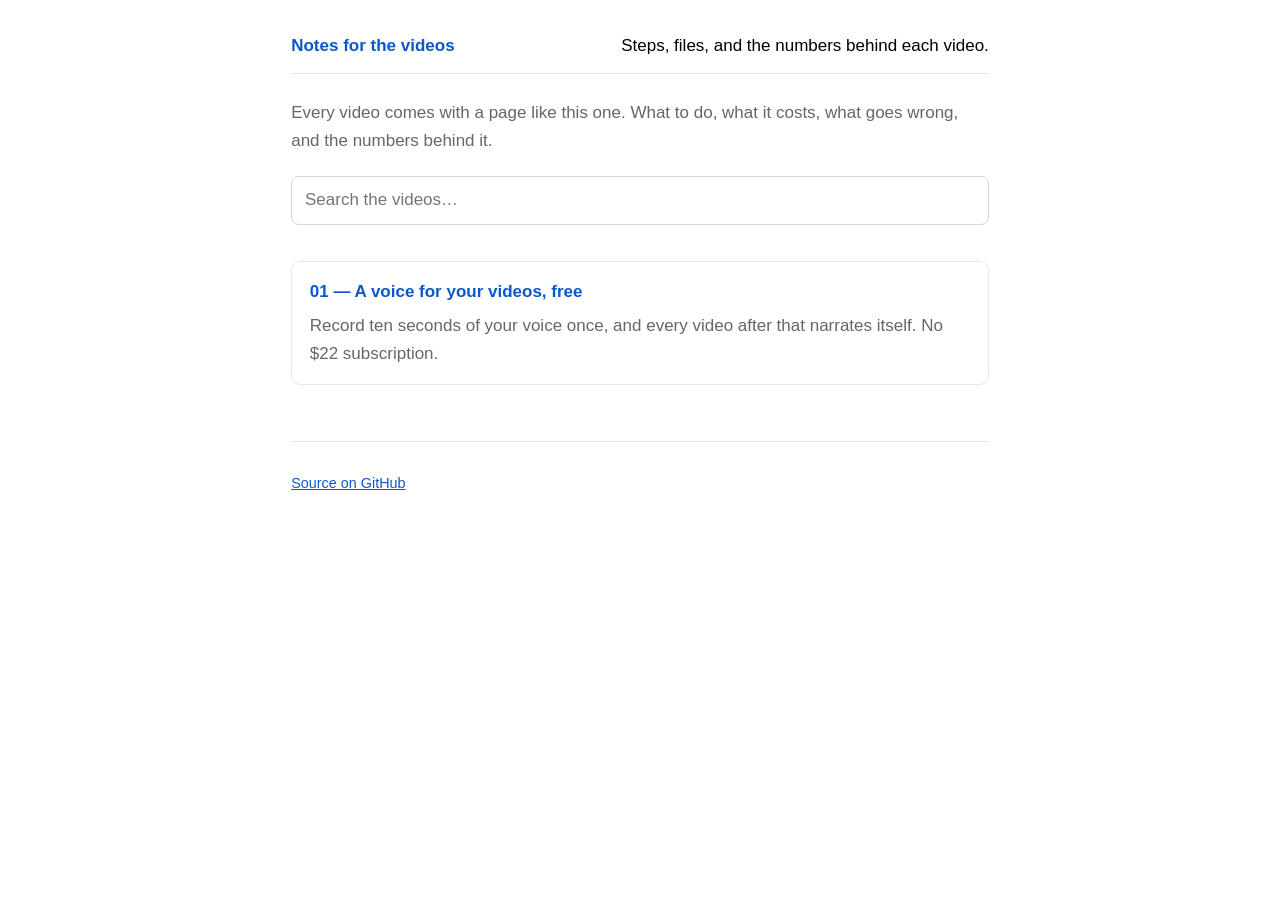
<file: index.html>
<!DOCTYPE html>
<html lang="en">
<head>
<meta charset="utf-8">
<meta name="viewport" content="width=device-width, initial-scale=1">
<title>Notes for the videos</title>
<meta name="description" content="Steps, files and real numbers from every video, so you can repeat it yourself.">
<link rel="stylesheet" href="style.css">
</head>
<body>
<header class="site">
  <a class="home" href="./">Notes for the videos</a>
  <span class="lead">Steps, files, and the numbers behind each video.</span>
</header>

<p class="lead">Every video comes with a page like this one. What to do, what it costs, what goes wrong, and the numbers behind it.</p>

<input class="search" type="search" id="q" placeholder="Search the videos…" aria-label="Search the videos">

<ul class="cards" id="list">
  <li>
    <a href="v/01-local-voice/">01 — A voice for your videos, free</a>
    <p>Record ten seconds of your voice once, and every video after that narrates itself. No $22
       subscription.</p>
  </li>
</ul>
<p class="empty" id="empty">Nothing matches that yet.</p>

<footer class="site">
  <p><a href="https://github.com/Alexander-Domanov/channel-pages">Source on GitHub</a></p>
</footer>

<script>
(function () {
  var q = document.getElementById('q');
  var items = Array.prototype.slice.call(document.querySelectorAll('#list li'));
  var empty = document.getElementById('empty');
  q.addEventListener('input', function () {
    var t = q.value.trim().toLowerCase();
    var shown = 0;
    items.forEach(function (li) {
      var hit = !t || li.textContent.toLowerCase().indexOf(t) !== -1;
      li.style.display = hit ? '' : 'none';
      if (hit) shown++;
    });
    empty.style.display = shown ? 'none' : 'block';
  });
})();
</script>
</body>
</html>
</file>
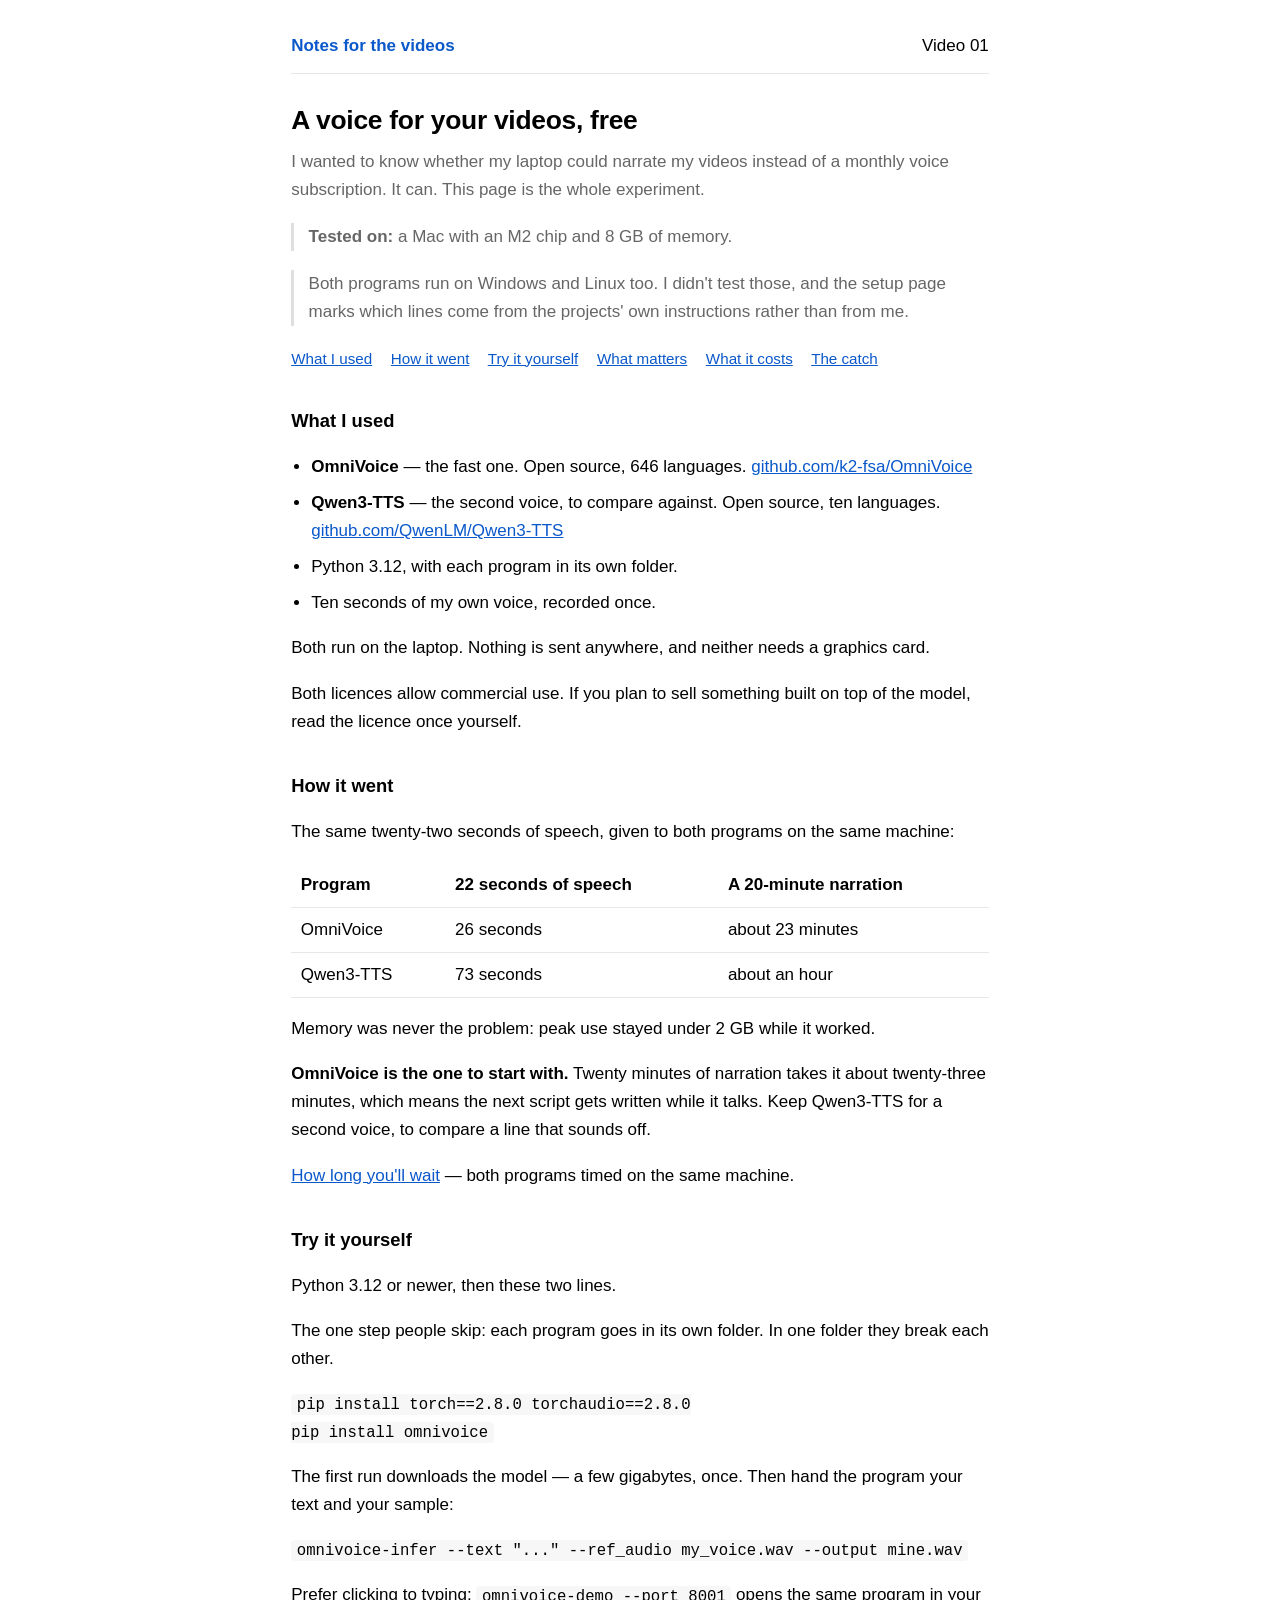
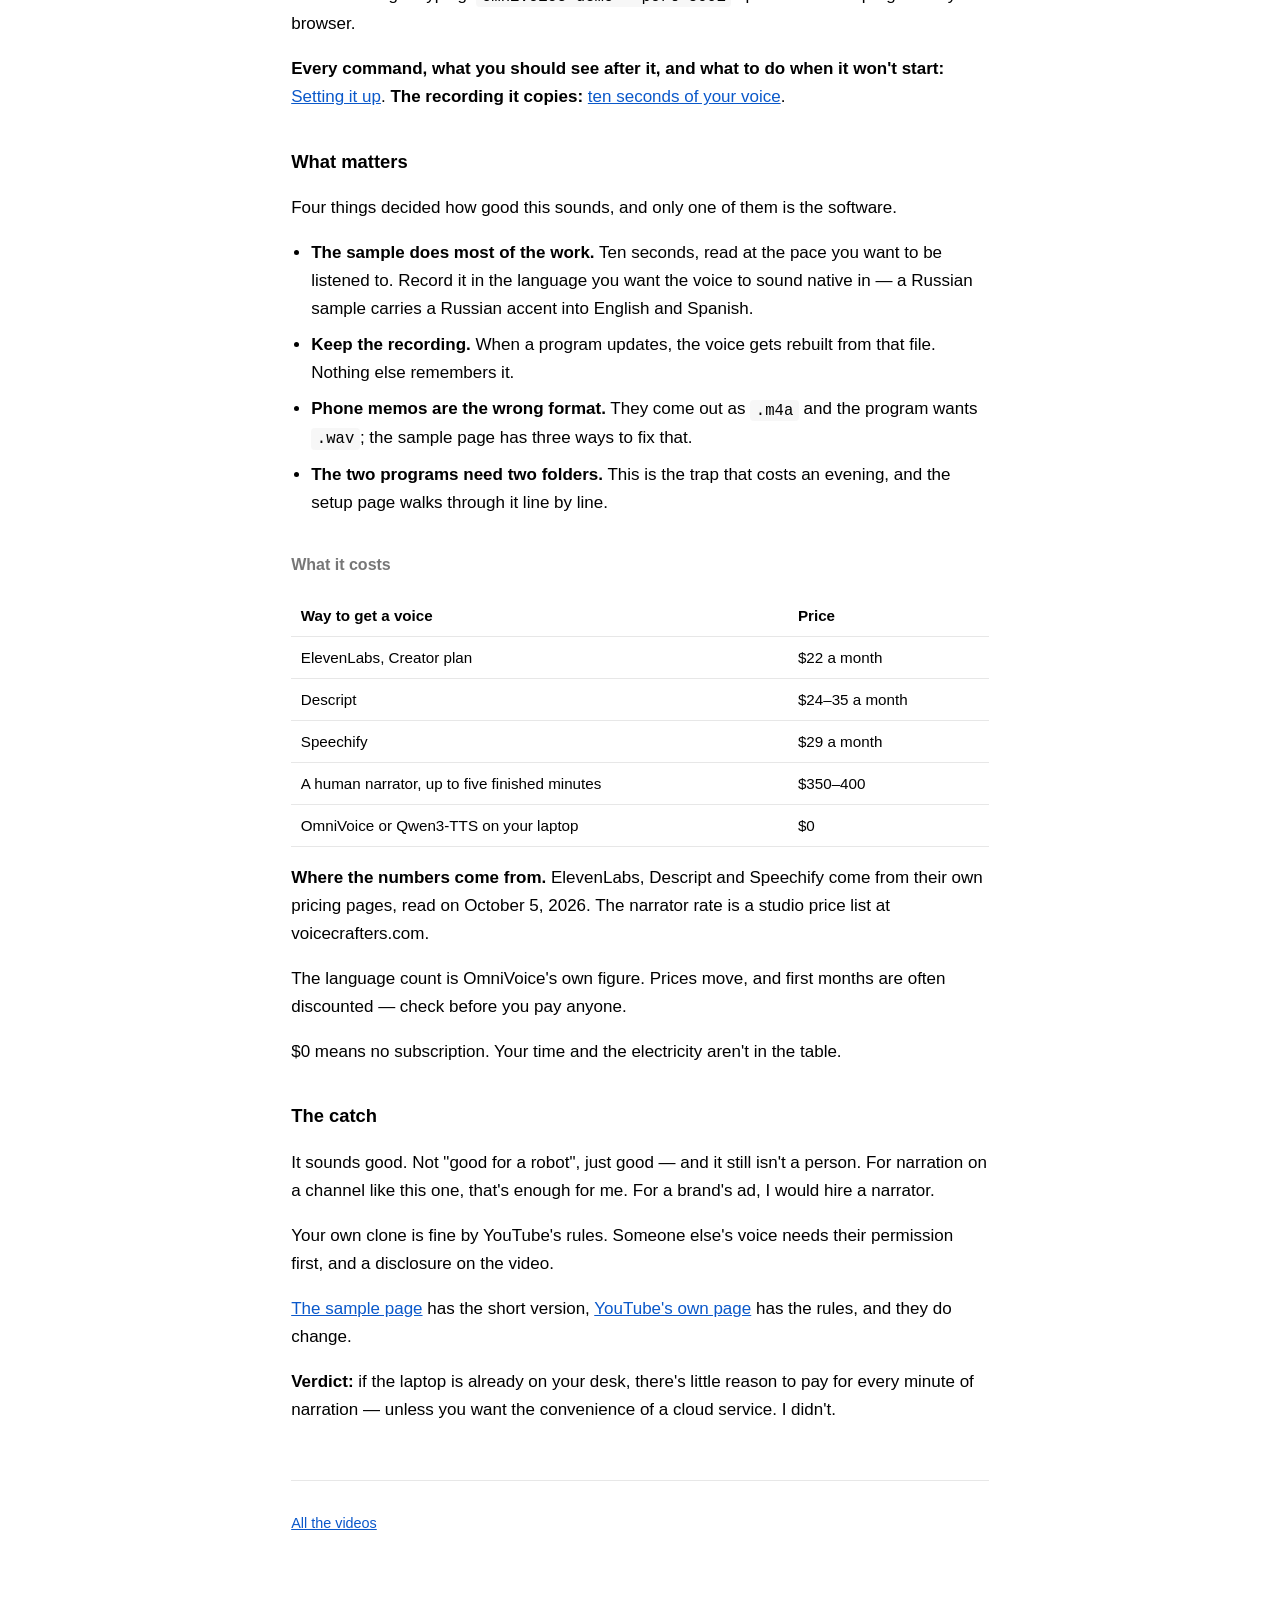
<file: v/01-local-voice/index.html>
<!DOCTYPE html>
<html lang="en">
<head>
<meta charset="utf-8">
<meta name="viewport" content="width=device-width, initial-scale=1">
<title>A voice for your videos, free</title>
<meta name="description" content="Record ten seconds of your voice once. Every video after that narrates itself in your voice, with no monthly fee.">
<link rel="stylesheet" href="../../style.css">
</head>
<body>
<header class="site">
  <a class="home" href="../../">Notes for the videos</a>
  <span class="lead">Video 01</span>
</header>

<h1>A voice for your videos, free</h1>
<p class="lead">I wanted to know whether my laptop could narrate my videos instead of a monthly voice
subscription. It can. This page is the whole experiment.</p>

<p class="note"><strong>Tested on:</strong> a Mac with an M2 chip and 8 GB of memory.</p>
<p class="note">Both programs run on Windows and Linux too. I didn't test those, and the setup page
marks which lines come from the projects' own instructions rather than from me.</p>

<nav class="toc">
  <a href="#used">What I used</a>
  <a href="#went">How it went</a>
  <a href="#try">Try it yourself</a>
  <a href="#matters">What matters</a>
  <a href="#money">What it costs</a>
  <a href="#catch">The catch</a>
</nav>

<h2 id="used">What I used</h2>
<ul>
  <li><strong>OmniVoice</strong> — the fast one. Open source, 646 languages.
      <a href="https://github.com/k2-fsa/OmniVoice">github.com/k2-fsa/OmniVoice</a></li>
  <li><strong>Qwen3-TTS</strong> — the second voice, to compare against. Open source, ten languages.
      <a href="https://github.com/QwenLM/Qwen3-TTS">github.com/QwenLM/Qwen3-TTS</a></li>
  <li>Python 3.12, with each program in its own folder.</li>
  <li>Ten seconds of my own voice, recorded once.</li>
</ul>
<p>Both run on the laptop. Nothing is sent anywhere, and neither needs a graphics card.</p>
<p>Both licences allow commercial use. If you plan to sell something built on top of the model, read
the licence once yourself.</p>

<h2 id="went">How it went</h2>
<p>The same twenty-two seconds of speech, given to both programs on the same machine:</p>
<table>
  <tr><th>Program</th><th>22 seconds of speech</th><th>A 20-minute narration</th></tr>
  <tr><td>OmniVoice</td><td>26 seconds</td><td>about 23 minutes</td></tr>
  <tr><td>Qwen3-TTS</td><td>73 seconds</td><td>about an hour</td></tr>
</table>
<p>Memory was never the problem: peak use stayed under 2 GB while it worked.</p>
<p><strong>OmniVoice is the one to start with.</strong> Twenty minutes of narration takes it about
twenty-three minutes, which means the next script gets written while it talks. Keep Qwen3-TTS for a
second voice, to compare a line that sounds off.</p>
<p><a href="files/measurements.html">How long you'll wait</a> — both programs timed on the same machine.</p>

<h2 id="try">Try it yourself</h2>
<p>Python 3.12 or newer, then these two lines.</p>
<p>The one step people skip: each program goes in its own folder. In one folder they break each
other.</p>
<pre><code>pip install torch==2.8.0 torchaudio==2.8.0
pip install omnivoice</code></pre>
<p>The first run downloads the model — a few gigabytes, once. Then hand the program your text and your
sample:</p>
<pre><code>omnivoice-infer --text "..." --ref_audio my_voice.wav --output mine.wav</code></pre>
<p>Prefer clicking to typing: <code>omnivoice-demo --port 8001</code> opens the same program in your
browser.</p>
<p><strong>Every command, what you should see after it, and what to do when it won't start:</strong>
<a href="files/setup.html">Setting it up</a>. <strong>The recording it copies:</strong>
<a href="files/voice-clone.html">ten seconds of your voice</a>.</p>

<h2 id="matters">What matters</h2>
<p>Four things decided how good this sounds, and only one of them is the software.</p>
<ul>
  <li><strong>The sample does most of the work.</strong> Ten seconds, read at the pace you want to be
      listened to. Record it in the language you want the voice to sound native in — a Russian sample
      carries a Russian accent into English and Spanish.</li>
  <li><strong>Keep the recording.</strong> When a program updates, the voice gets rebuilt from that
      file. Nothing else remembers it.</li>
  <li><strong>Phone memos are the wrong format.</strong> They come out as <code>.m4a</code> and the
      program wants <code>.wav</code>; the sample page has three ways to fix that.</li>
  <li><strong>The two programs need two folders.</strong> This is the trap that costs an evening, and
      the setup page walks through it line by line.</li>
</ul>

<h2 id="money" class="minor">What it costs</h2>
<table>
  <tr><th>Way to get a voice</th><th>Price</th></tr>
  <tr><td>ElevenLabs, Creator plan</td><td>$22 a month</td></tr>
  <tr><td>Descript</td><td>$24–35 a month</td></tr>
  <tr><td>Speechify</td><td>$29 a month</td></tr>
  <tr><td>A human narrator, up to five finished minutes</td><td>$350–400</td></tr>
  <tr><td>OmniVoice or Qwen3-TTS on your laptop</td><td>$0</td></tr>
</table>
<p><strong>Where the numbers come from.</strong> ElevenLabs, Descript and Speechify come from their
own pricing pages, read on October 5, 2026. The narrator rate is a studio price list at
voicecrafters.com.</p>
<p>The language count is OmniVoice's own figure. Prices move, and first months are often discounted —
check before you pay anyone.</p>
<p>$0 means no subscription. Your time and the electricity aren't in the table.</p>

<h2 id="catch">The catch</h2>
<p>It sounds good. Not "good for a robot", just good — and it still isn't a person. For narration on a
channel like this one, that's enough for me. For a brand's ad, I would hire a narrator.</p>
<p>Your own clone is fine by YouTube's rules. Someone else's voice needs their permission first, and a
disclosure on the video.</p>
<p><a href="files/voice-clone.html">The sample page</a> has the short version,
<a href="https://support.google.com/youtube/answer/14328491">YouTube's own page</a> has the rules, and
they do change.</p>
<p><strong>Verdict:</strong> if the laptop is already on your desk, there's little reason to pay for
every minute of narration — unless you want the convenience of a cloud service. I didn't.</p>

<footer class="site">
  <p><a href="../../">All the videos</a></p>
</footer>
</body>
</html>
</file>
<file: style.css>
/* Shared styles for the video pages */
:root { color-scheme: light dark; }
* { box-sizing: border-box; }
body { margin: 0 auto; max-width: 46rem; padding: 2rem 1.2rem 5rem;
       font: 17px/1.65 -apple-system, BlinkMacSystemFont, "Segoe UI", Roboto, sans-serif; }
h1 { font-size: 1.65rem; margin: 0 0 .3rem; letter-spacing: -.01em; }
h2 { font-size: 1.15rem; margin-top: 2.2rem; }
p.lead { color: #666; margin-top: .2rem; }
table { border-collapse: collapse; width: 100%; margin: 1rem 0; }
th, td { text-align: left; padding: .5rem .6rem; border-bottom: 1px solid #8883; }
th { font-weight: 600; }
code { background: #8881; padding: .1rem .35rem; border-radius: .25rem; font-size: .92em; }
h2.minor { font-size: 1rem; color: #777; }
h2.minor + p, h2.minor + table, h2.minor + ul { font-size: .95rem; }
.note { border-left: 3px solid #8884; padding-left: .9rem; color: #666; margin: 1.2rem 0; }
a { color: #0a58ca; }
ul, ol { padding-left: 1.25rem; }
li { margin: .5rem 0; }
header.site { display: flex; align-items: baseline; justify-content: space-between;
              gap: 1rem; flex-wrap: wrap; border-bottom: 1px solid #8883;
              padding-bottom: .8rem; margin-bottom: 1.6rem; }
header.site a.home { text-decoration: none; font-weight: 600; }
nav.toc { margin: 1.2rem 0 0; font-size: .95rem; color: #666; }
nav.toc a { margin-right: .9rem; white-space: nowrap; }
ul.cards { list-style: none; padding: 0; }
ul.cards li { border: 1px solid #8883; border-radius: .6rem; padding: 1rem 1.1rem; margin: 0 0 .9rem; }
ul.cards a { font-weight: 600; text-decoration: none; }
ul.cards p { margin: .35rem 0 0; color: #666; }
input.search { width: 100%; padding: .6rem .8rem; font: inherit; border: 1px solid #8885;
               border-radius: .5rem; background: transparent; color: inherit; margin: .2rem 0 1.2rem; }
.empty { color: #666; display: none; }
footer.site { margin-top: 3.5rem; padding-top: 1rem; border-top: 1px solid #8883;
              font-size: .9rem; color: #666; }
@media (prefers-color-scheme: dark) {
  body { background: #16181c; color: #e8e8e8; }
  h2.minor { color: #9aa0a6; }
  p.lead, .note, nav.toc, ul.cards p, .empty, footer.site { color: #9aa0a6; }
  a { color: #7ab8ff; }
}
</file>
